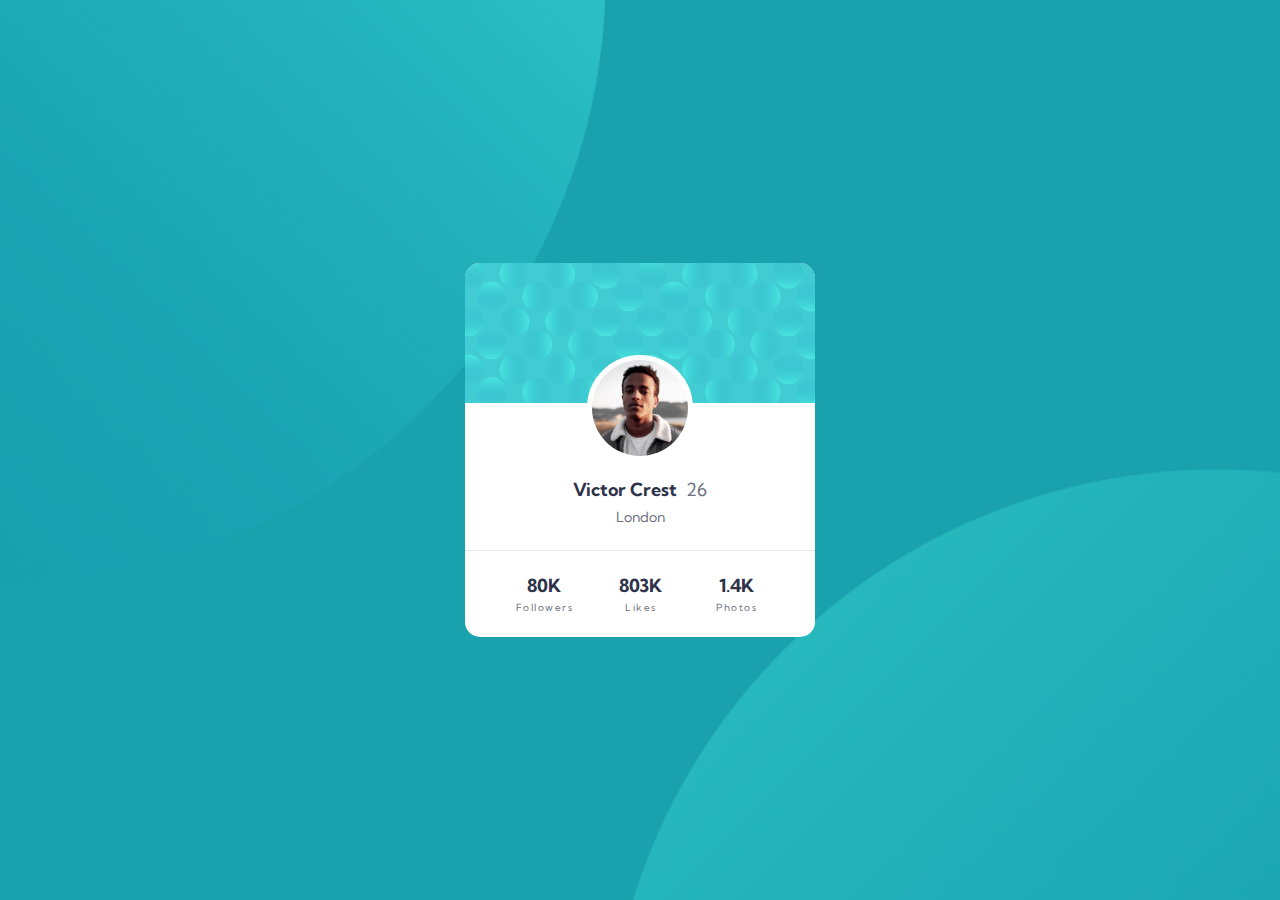
<file: profile-card/src/index.html>
<!DOCTYPE html>
<html lang="en">

<head>
	<meta charset="UTF-8">
	<meta http-equiv="X-UA-Compatible" content="IE=edge">
	<meta name="viewport" content="width=device-width, initial-scale=1.0">
	<title>Profile card</title>
	<link rel="stylesheet" href="./css/style.css">
	<link rel="preconnect" href="https://fonts.googleapis.com">
	<link rel="preconnect" href="https://fonts.gstatic.com" crossorigin>
	<link
		href="https://fonts.googleapis.com/css2?family=Kumbh+Sans:wght@400;700&family=Noto+Sans:wght@400;700&display=swap"
		rel="stylesheet">
</head>

<body>
	<section class="profile">
		<div class="container">
			<div class="profile-card__wrapper">
				<div class="profile-card__photo">
					<img class="profile-card__img" src="../assets/images/photo-card.png" alt="profile-photo">
				</div>
				<h1 class="profile-card__name">Victor Crest <span>26</span></h1>
				<p class="profile-card__city">London</p>
				<div class="profile-card__statistics">
					<div class="profile-card__statistics-item">
						<div class="profile-card__total">80K</div>
						<div class="profile-card__description">Followers</div>
					</div>
					<div class="profile-card__statistics-item">
						<div class="profile-card__total">803K</div>
						<div class="profile-card__description">Likes</div>
					</div>
					<div class="profile-card__statistics-item">
						<div class="profile-card__total">1.4K</div>
						<div class="profile-card__description">Photos</div>
					</div>
				</div>

			</div>

		</div>

	</section>


</body>

</html>
</file>
<file: profile-card/src/css/style.css>
@import url("https://fonts.googleapis.com/css2?family=Kumbh+Sans:wght@400;700&family=Noto+Sans:wght@400;700&display=swap");

* {
	margin: 0;
	padding: 0;
	box-sizing: border-box;
}

body {
	font-family: "Kumbh Sans", sans-serif;
	font-size: 10px;
	height: 100%;
}
.profile {
	background-image: url("../../assets/images/main-bg.png");
	background-size: cover;
	background-repeat: no-repeat;
	background-position: top center;
}
.container {
	max-width: 1400px;
	min-height: 100vh;
	margin: 0 auto;
	position: relative;
}
.profile-card__wrapper {
	padding-top: 92px;
	margin: 0 auto;
	width: 350px;
	max-height: 374px;
	border-radius: 15px;
	background-color: #ffffff;
	background-image: url("../../assets/images/bg-card.png");
	background-repeat: no-repeat;
	text-align: center;
	position: absolute;
	top: 50%;
	left: 50%;
	transform: translate(-50%, -50%);
}
.profile-card__photo {
	width: 96px;
	height: 96px;
	margin-right: auto;
	margin-left: auto;
	border: solid 5px #ffffff;
	border-radius: 50%;
	background-color: #fff;
	box-sizing: content-box;
}
.profile-card__img {
	display: block;
	width: 100%;
	height: 100%;
	object-fit: cover;
	border-radius: 50%;
}
.profile-card__statistics {
	margin: 0 auto;
	padding: 24px 0;
	width: 249px;
	display: flex;
	justify-content: space-between;
	align-items: center;
}
.profile-card__statistics-item {
	flex-basis: 30%;
}
.profile-card__statistics-item:not(:last-child) {
	margin-right: 40px;
}

span {
	color: #6b7082;
	font-weight: 400;
	margin-left: 5px;
}
.profile-card__city,
.profile-card__description {
	color: #6b7082;
}
.profile-card__city {
	font-size: 14px;
	line-height: 17.4px;
	padding-bottom: 23px;
	border-bottom: 1px solid #e8e9ec;
}
.profile-card__description {
	letter-spacing: 1.5px;
	font-weight: 400;
	line-height: 12.4px;
	padding-top: 5px;
}
.profile-card__name {
	padding: 18px 0 8px 0;
}
.profile-card__name,
.profile-card__total {
	color: #2e3349;
	font-size: 18px;
	line-height: 22.3px;
	font-weight: 700;
}

@media screen and (max-width: 520px) {
	
	.profile-card__wrapper {
		width: 326px;
	}
}
@media screen and (max-width: 340px) {
	.profile-card__wrapper {
		width: 300px;
	}
}
</file>
